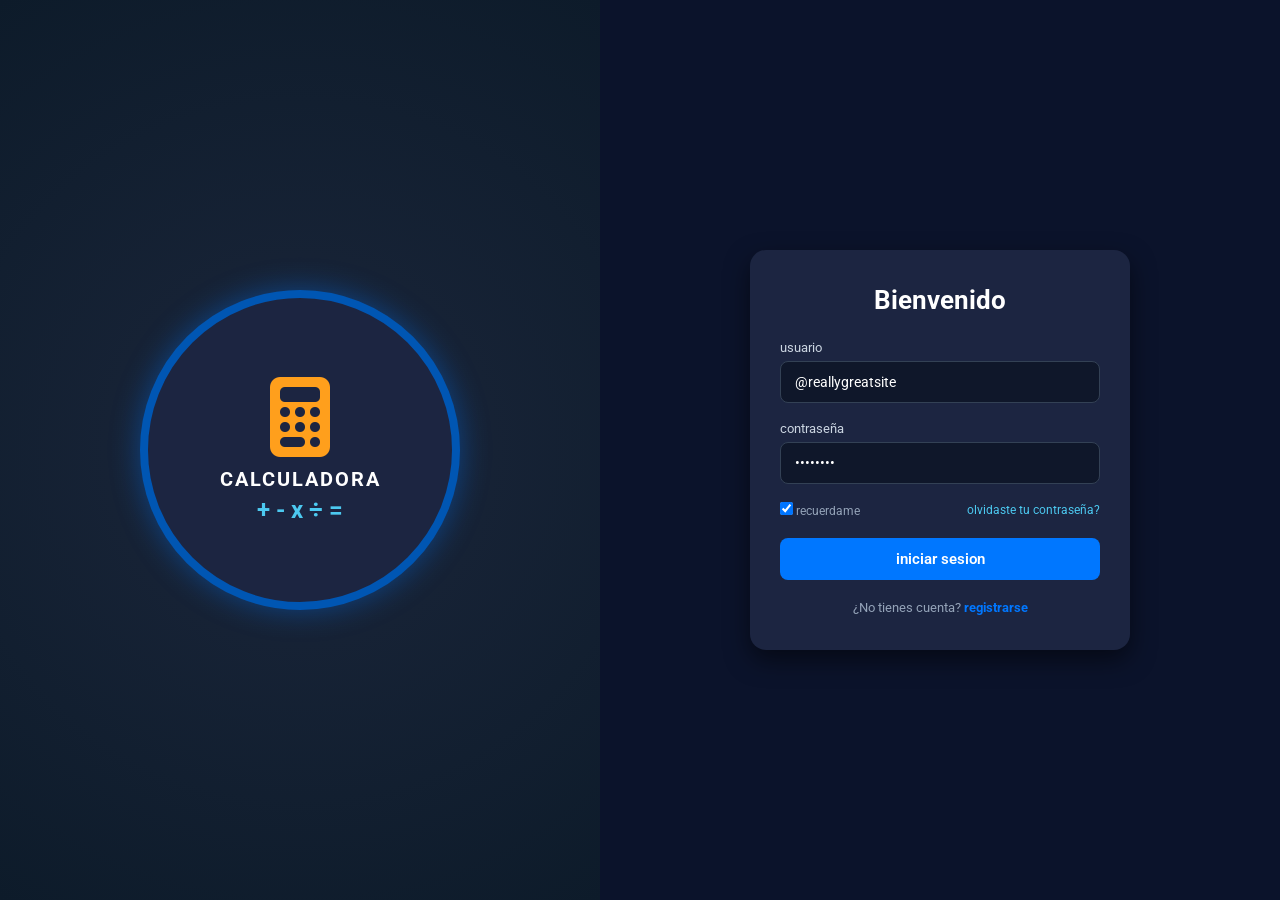
<file: parcial/proyecto.html>
<!DOCTYPE html>
<html lang="es">
<head>
  <meta charset="UTF-8">
  <meta name="viewport" content="width=device-width, initial-scale=1.0">
  <title>Calculadora de Materiales</title>
  <link href="https://fonts.googleapis.com/css2?family=Roboto:wght@300;400;500;700&display=swap" rel="stylesheet">
  <link rel="stylesheet" href="https://cdnjs.cloudflare.com/ajax/libs/font-awesome/6.4.0/css/all.min.css">
  <link rel="stylesheet" href="styles.css">
</head>
<body>


  <div id="view-login" class="view-container active">
    <div class="auth-wrapper">
      <div class="auth-banner">
        <div class="auth-banner-graphic">
          <i class="fa-solid fa-calculator main-icon"></i>
          <div class="calc-title">Calculadora</div>
          <div class="calc-math">+ - x ÷ =</div>
        </div>
      </div>
      <div class="auth-form-container">
        <div class="auth-box">
          <h2>Bienvenido</h2>
          <p class="subtitle"></p>
          
          <form id="login-form">
            <div class="form-group">
              <label>usuario</label>
              <input type="text" id="login-user" value="@reallygreatsite" required>
            </div>
            
            <div class="form-group">
              <label>contraseña</label>
              <input type="password" id="login-pass" value="12345678" required>
            </div>
            
            <div class="form-options">
              <label><input type="checkbox" checked> recuerdame</label>
              <a href="#" onclick="alert('Instrucciones enviadas a su correo.'); return false;">olvidaste tu contraseña?</a>
            </div>
            
            <button type="submit" class="btn-primary">iniciar sesion</button>
          </form>

          <div class="auth-switch">
            ¿No tienes cuenta? <a onclick="switchAuth('register')">registrarse</a>
          </div>
        </div>
      </div>
    </div>
  </div>


  <div id="view-register" class="view-container">
    <div class="auth-wrapper">
      <div class="auth-banner">
        <div class="auth-banner-graphic">
          <i class="fa-solid fa-hard-hat main-icon"></i>
          <div class="calc-title">Calculadora</div>
          <div class="calc-math">CEMENTO</div>
        </div>
      </div>
      <div class="auth-form-container">
        <div class="auth-box">
          <h2>Bienvenido</h2>
          <p class="subtitle">crear una nueva cuenta</p>
          
          <form id="register-form">
            <div class="form-group">
              <label>usuario</label>
              <input type="text" id="reg-user" placeholder="Nombre de usuario" required>
            </div>
            <div class="form-group">
              <label>contraseña</label>
              <input type="password" id="reg-pass" placeholder="••••••••" required>
            </div>
            <div class="form-group">
              <label>confirmar contraseña</label>
              <input type="password" id="reg-pass-confirm" placeholder="••••••••" required>
            </div>
            <div class="form-group">
              <label>perfil</label>
              <select id="reg-profile"></select>
            </div>
            
            <button type="submit" class="btn-primary">registrarse</button>
          </form>

          <div class="auth-switch">
            ¿Ya tienes cuenta? <a onclick="switchAuth('login')">iniciar sesion</a>
          </div>
        </div>
      </div>
    </div>
  </div>


  <div id="view-dashboard" class="view-container">
    <div class="app-layout">
      
      <div class="sidebar">
        <div>
          <div class="sidebar-brand">
            <h3>Calculadora de<br><span>materiales</span></h3>
          </div>
          <ul class="sidebar-menu">
            <li id="nav-inicio" class="active"><a onclick="showNav('inicio')"><i class="fa-solid fa-house"></i> Inicio</a></li>
            <li id="nav-calculadora"><a onclick="showNav('calculadora')"><i class="fa-solid fa-calculator"></i> Calculadora</a></li>
            <li id="nav-historial"><a onclick="showNav('historial')"><i class="fa-solid fa-clock-rotate-left"></i> Historial</a></li>
            <li id="nav-perfil"><a onclick="showNav('perfil')"><i class="fa-solid fa-user"></i> Perfil</a></li>
            <li id="nav-ayuda"><a onclick="showNav('ayuda')"><i class="fa-solid fa-circle-question"></i> Ayuda</a></li>
          </ul>
        </div>
        <div class="sidebar-menu">
          <li><a onclick="logout()"><i class="fa-solid fa-right-from-bracket"></i> Salir de sesión</a></li>
        </div>
      </div>

      <div class="main-content">
        
        <div class="top-header">
          <div class="header-welcome">
            <h4 id="display-welcome">Bienvenido, Usuario</h4>
          </div>
          <div class="header-search">
            <i class="fa-solid fa-magnifying-glass"></i>
            <input type="text" id="search-input" placeholder="buscar..." onkeyup="filterCalculators()">
          </div>
          <div class="user-profile-badge">
            <div class="user-avatar" id="avatar-initials">U</div>
            <span id="display-username-top">Usuario</span>
          </div>
        </div>

        <div id="subview-inicio" class="page-padding">
          <h2 style="margin-bottom: 5px;">calculadora</h2>
          <p style="color: var(--text-muted); margin-bottom: 25px;">seleccione cualquier opción</p>

          <div class="grid-container" id="cards-grid"></div>
        </div>

        <div id="subview-calc-form" class="page-padding" style="display: none;">
          <div class="calculator-container">
            <div class="calc-header-action">
              <h3 id="calc-module-title">Calcular Muro</h3>
              <button class="btn-back" onclick="showNav('inicio')"><i class="fa-solid fa-arrow-left"></i> Volver al menu</button>
            </div>

            <p style="color: var(--accent-orange); font-weight: bold; margin-bottom: 15px;" id="calc-section-label">Datos:</p>

            <div id="dynamic-inputs" class="calc-form-grid"></div>

            <div class="calc-buttons">
              <button class="btn-action btn-calc" onclick="executeCalculation()">Calcular</button>
              <button class="btn-action btn-clear" onclick="clearCalcInputs()">Borrar</button>
            </div>

            <div class="result-box" id="result-box" style="display: none;">
              <h5>Resultado:</h5>
              <div class="result-content" id="result-text">--</div>
            </div>
          </div>
        </div>

        <div id="subview-historial" class="page-padding" style="display: none;">
          <h2>Historial de Cálculos</h2>
          <p style="color: var(--text-muted); margin-bottom: 20px;">Registro de operaciones guardadas en esta sesión</p>
          <div style="background: var(--card-bg); padding: 20px; border-radius: 12px;">
            <table class="history-table">
              <thead>
                <tr>
                  <th>Fecha</th>
                  <th>Tipo de Cálculo</th>
                  <th>Parámetros</th>
                  <th>Resultado Resumido</th>
                </tr>
              </thead>
              <tbody id="history-rows">
                <tr><td colspan="4" style="text-align: center; color: var(--text-muted);">No hay cálculos registrados.</td></tr>
              </tbody>
            </table>
          </div>
        </div>

        <div id="subview-perfil" class="page-padding" style="display: none;">
          <div class="profile-card-exact">
            <h3>Datos principales:</h3>
            
            <div class="profile-avatar-img">
              <i class="fa-solid fa-user"></i>
            </div>
            
            <h4 id="profile-display-name">Usuario</h4>

            <div class="profile-field-group">
              <label>Correo</label>
              <input type="text" class="profile-input-rounded" id="prof-email" value="usuario@gmail.com">
            </div>

            <div class="profile-field-group">
              <label>Cambiar contraseña</label>
              <input type="password" class="profile-input-rounded" id="prof-pass" placeholder="••••••••">
            </div>

            <div class="profile-field-group">
              <label>Cambio de usuario</label>
              <input type="text" class="profile-input-rounded" id="prof-user" value="Usuario">
            </div>

            <button class="btn-hecho" onclick="saveProfile()">Hecho</button>
          </div>
        </div>

        <div id="subview-ayuda" class="page-padding" style="display: none;">
          <h2>Centro de Ayuda</h2>
          <p style="color: var(--text-muted); margin-top: 10px;">Esta aplicación le permite estimar de manera rápida los materiales de construcción requeridos para su obra civil.</p>
          <ul style="margin-top: 20px; margin-left: 20px; line-height: 2;">
            <li><b>Muro de ladrillo:</b> Calcula la cantidad de ladrillos estándar y mezcla según metros y grosor.</li>
            <li><b>Vigas y Columnas:</b> Estima el volumen de hormigón y bolsas de cemento.</li>
            <li><b>Contrapisos y Techos:</b> Calcula volumen con base en área y espesor.</li>
            <li><b>Pisos:</b> Calcula los m² de cerámica/porcelanato añadiendo 10% de desperdicio.</li>
            <li><b>Pintura:</b> Estima los litros necesarios considerando rendimiento estándar de 10 m²/litro a dos manos.</li>
          </ul>
        </div>

      </div>
    </div>
  </div>

  <script src="script.js"></script>
</body>
</html>
</file>
<file: parcial/styles.css>
:root {
  --bg-color: #0b132b;
  --card-bg: #1c2541;
  --accent-blue: #0077ff;
  --accent-hover: #0056b3;
  --accent-orange: #ff9f1c;
  --sidebar-bg: #0f172a;
  --sidebar-card: #1e293b;
  --text-main: #ffffff;
  --text-muted: #94a3b8;
  --border-color: #334155;
  --input-bg: #0f172a;
  --light-profile-bg: #d1d5db;
  --light-profile-text: #1f2937;
}

* {
  box-sizing: border-box;
  margin: 0;
  padding: 0;
  font-family: 'Roboto', sans-serif;
}

body {
  background-color: var(--bg-color);
  color: var(--text-main);
  min-height: 100vh;
  display: flex;
  justify-content: center;
  align-items: center;
}

.view-container {
  display: none;
  width: 100%;
  height: 100vh;
}

.view-container.active {
  display: flex;
}

.auth-wrapper {
  display: flex;
  width: 100%;
  height: 100vh;
  background-color: #0d1b2a;
}

.auth-banner {
  flex: 1;
  background: radial-gradient(circle at center, #1b263b 0%, #0d1b2a 100%);
  display: flex;
  justify-content: center;
  align-items: center;
  position: relative;
}

.auth-banner-graphic {
  width: 320px;
  height: 320px;
  border-radius: 50%;
  border: 8px solid #0056b3;
  background-color: #1c2541;
  display: flex;
  flex-direction: column;
  justify-content: center;
  align-items: center;
  box-shadow: 0 0 30px rgba(0, 119, 255, 0.4);
  position: relative;
  overflow: hidden;
}

.auth-banner-graphic i.main-icon {
  font-size: 80px;
  color: var(--accent-orange);
  margin-bottom: 10px;
}

.auth-banner-graphic .calc-title {
  font-size: 20px;
  font-weight: bold;
  color: #fff;
  text-transform: uppercase;
  letter-spacing: 2px;
}

.auth-banner-graphic .calc-math {
  font-size: 24px;
  color: #4cc9f0;
  margin-top: 5px;
  font-weight: bold;
}

.auth-form-container {
  flex: 1;
  display: flex;
  flex-direction: column;
  justify-content: center;
  align-items: center;
  padding: 40px;
  background-color: #0b132b;
}

.auth-box {
  width: 100%;
  max-width: 380px;
  background: #1c2541;
  padding: 35px 30px;
  border-radius: 16px;
  box-shadow: 0 10px 25px rgba(0,0,0,0.5);
  text-align: center;
}

.auth-box h2 {
  margin-bottom: 8px;
  font-size: 26px;
  color: #fff;
}

.auth-box p.subtitle {
  font-size: 13px;
  color: var(--text-muted);
  margin-bottom: 25px;
}

.form-group {
  margin-bottom: 18px;
  text-align: left;
}

.form-group label {
  display: block;
  font-size: 13px;
  color: #cbd5e1;
  margin-bottom: 6px;
  text-transform: lowercase;
}

.form-group input, .form-group select {
  width: 100%;
  padding: 12px 14px;
  background-color: var(--input-bg);
  border: 1px solid var(--border-color);
  border-radius: 8px;
  color: #fff;
  font-size: 14px;
  outline: none;
  transition: border 0.3s;
}

.form-group input:focus, .form-group select:focus {
  border-color: var(--accent-blue);
}

.form-options {
  display: flex;
  justify-content: space-between;
  align-items: center;
  font-size: 12px;
  margin-bottom: 20px;
  color: var(--text-muted);
}

.form-options a {
  color: #4cc9f0;
  text-decoration: none;
}

.form-options a:hover {
  text-decoration: underline;
}

.btn-primary {
  width: 100%;
  padding: 12px;
  background-color: var(--accent-blue);
  border: none;
  border-radius: 8px;
  color: #fff;
  font-weight: 600;
  font-size: 15px;
  cursor: pointer;
  transition: background 0.3s;
  text-transform: lowercase;
}

.btn-primary:hover {
  background-color: var(--accent-hover);
}

.auth-switch {
  margin-top: 20px;
  font-size: 13px;
  color: var(--text-muted);
}

.auth-switch a {
  color: var(--accent-blue);
  text-decoration: none;
  font-weight: bold;
  cursor: pointer;
}

.app-layout {
  display: flex;
  width: 100%;
  height: 100vh;
  overflow: hidden;
}

.sidebar {
  width: 260px;
  background-color: var(--sidebar-bg);
  border-right: 1px solid var(--border-color);
  display: flex;
  flex-direction: column;
  justify-content: space-between;
  padding: 20px 0;
}

.sidebar-brand {
  padding: 0 20px 20px 20px;
  border-bottom: 1px solid var(--border-color);
}

.sidebar-brand h3 {
  font-size: 18px;
  color: #fff;
  line-height: 1.2;
}

.sidebar-brand span {
  font-size: 12px;
  color: var(--accent-orange);
  font-weight: normal;
}

.sidebar-menu {
  list-style: none;
  margin-top: 20px;
  flex: 1;
}

.sidebar-menu li a {
  display: flex;
  align-items: center;
  gap: 12px;
  padding: 12px 20px;
  color: var(--text-muted);
  text-decoration: none;
  font-size: 14px;
  transition: all 0.3s;
}

.sidebar-menu li a:hover, .sidebar-menu li.active a {
  background-color: var(--sidebar-card);
  color: #fff;
  border-left: 4px solid var(--accent-blue);
}

.sidebar-menu li a i {
  width: 20px;
  text-align: center;
}

.main-content {
  flex: 1;
  display: flex;
  flex-direction: column;
  overflow-y: auto;
  background-color: var(--bg-color);
}

.top-header {
  background-color: var(--sidebar-bg);
  padding: 15px 30px;
  display: flex;
  justify-content: space-between;
  align-items: center;
  border-bottom: 1px solid var(--border-color);
}

.header-welcome h4 {
  font-size: 16px;
  font-weight: 500;
}

.header-search {
  position: relative;
  width: 300px;
}

.header-search input {
  width: 100%;
  padding: 8px 12px 8px 35px;
  background-color: var(--input-bg);
  border: 1px solid var(--border-color);
  border-radius: 20px;
  color: #fff;
  font-size: 13px;
  outline: none;
}

.header-search i {
  position: absolute;
  left: 12px;
  top: 50%;
  transform: translateY(-50%);
  color: var(--text-muted);
  font-size: 13px;
}

.user-profile-badge {
  display: flex;
  align-items: center;
  gap: 10px;
  font-size: 14px;
}

.user-avatar {
  width: 35px;
  height: 35px;
  border-radius: 50%;
  background-color: var(--accent-blue);
  display: flex;
  align-items: center;
  justify-content: center;
  font-weight: bold;
}

.page-padding {
  padding: 30px;
}

.grid-container {
  display: grid;
  grid-template-columns: repeat(auto-fill, minmax(240px, 1fr));
  gap: 20px;
  margin-top: 20px;
}

.calc-card {
  background-color: var(--card-bg);
  border-radius: 12px;
  padding: 25px 20px;
  text-align: center;
  cursor: pointer;
  border: 1px solid var(--border-color);
  transition: transform 0.2s, border-color 0.2s;
  display: flex;
  flex-direction: column;
  align-items: center;
  gap: 15px;
}

.calc-card:hover {
  transform: translateY(-5px);
  border-color: var(--accent-blue);
}

.calc-card i {
  font-size: 36px;
  color: var(--accent-orange);
}

.calc-card span {
  font-size: 15px;
  font-weight: 500;
  color: #fff;
}

.calculator-container {
  background-color: var(--card-bg);
  border-radius: 12px;
  padding: 25px;
  max-width: 700px;
  margin: 0 auto;
  border: 1px solid var(--border-color);
}

.calc-header-action {
  display: flex;
  justify-content: space-between;
  align-items: center;
  margin-bottom: 20px;
  padding-bottom: 10px;
  border-bottom: 1px solid var(--border-color);
}

.btn-back {
  background: #334155;
  color: #fff;
  border: none;
  padding: 6px 14px;
  border-radius: 6px;
  cursor: pointer;
  font-size: 13px;
  display: flex;
  align-items: center;
  gap: 6px;
}

.btn-back:hover {
  background: #475569;
}

.calc-form-grid {
  display: grid;
  grid-template-columns: 1fr 1fr;
  gap: 20px;
}

.calc-buttons {
  display: flex;
  gap: 10px;
  margin-top: 20px;
}

.btn-action {
  flex: 1;
  padding: 10px;
  border: none;
  border-radius: 6px;
  font-weight: bold;
  cursor: pointer;
}

.btn-calc {
  background-color: var(--accent-blue);
  color: white;
}

.btn-clear {
  background-color: #ef4444;
  color: white;
}

.result-box {
  margin-top: 25px;
  background-color: var(--input-bg);
  padding: 20px;
  border-radius: 8px;
  border-left: 4px solid var(--accent-orange);
}

.result-box h5 {
  color: var(--text-muted);
  margin-bottom: 10px;
  font-size: 14px;
}

.result-content {
  font-size: 15px;
  line-height: 1.6;
  color: #fff;
}

.profile-card-exact {
  background-color: var(--light-profile-bg);
  color: var(--light-profile-text);
  max-width: 420px;
  margin: 20px auto;
  border-radius: 20px;
  padding: 30px;
  text-align: center;
  box-shadow: 0 8px 20px rgba(0,0,0,0.3);
}

.profile-card-exact h3 {
  font-size: 18px;
  margin-bottom: 15px;
  color: #000;
}

.profile-avatar-img {
  width: 100px;
  height: 100px;
  border-radius: 8px;
  object-fit: cover;
  margin: 0 auto 10px auto;
  background-color: #9ca3af;
  display: flex;
  align-items: center;
  justify-content: center;
  font-size: 40px;
  color: #fff;
}

.profile-card-exact h4 {
  font-size: 18px;
  font-weight: bold;
  margin-bottom: 20px;
  color: #000;
}

.profile-field-group {
  margin-bottom: 15px;
  text-align: center;
}

.profile-field-group label {
  display: block;
  font-weight: bold;
  font-size: 14px;
  margin-bottom: 5px;
  color: #000;
}

.profile-input-rounded {
  width: 100%;
  padding: 10px 15px;
  border-radius: 20px;
  border: 1.5px solid #000;
  background: #e5e7eb;
  color: #000;
  font-size: 13px;
  text-align: center;
  outline: none;
}

.btn-hecho {
  margin-top: 15px;
  background-color: #38bdf8;
  color: #fff;
  border: none;
  padding: 10px 40px;
  border-radius: 20px;
  font-weight: bold;
  font-size: 15px;
  cursor: pointer;
  box-shadow: 0 4px 10px rgba(56, 189, 248, 0.4);
}

.btn-hecho:hover {
  background-color: #0284c7;
}


.history-table {
  width: 100%;
  border-collapse: collapse;
  margin-top: 15px;
}

.history-table th, .history-table td {
  padding: 12px;
  text-align: left;
  border-bottom: 1px solid var(--border-color);
}

.history-table th {
  background-color: var(--sidebar-card);
  color: var(--accent-orange);
}

.history-table td {
  font-size: 13px;
}
</file>
